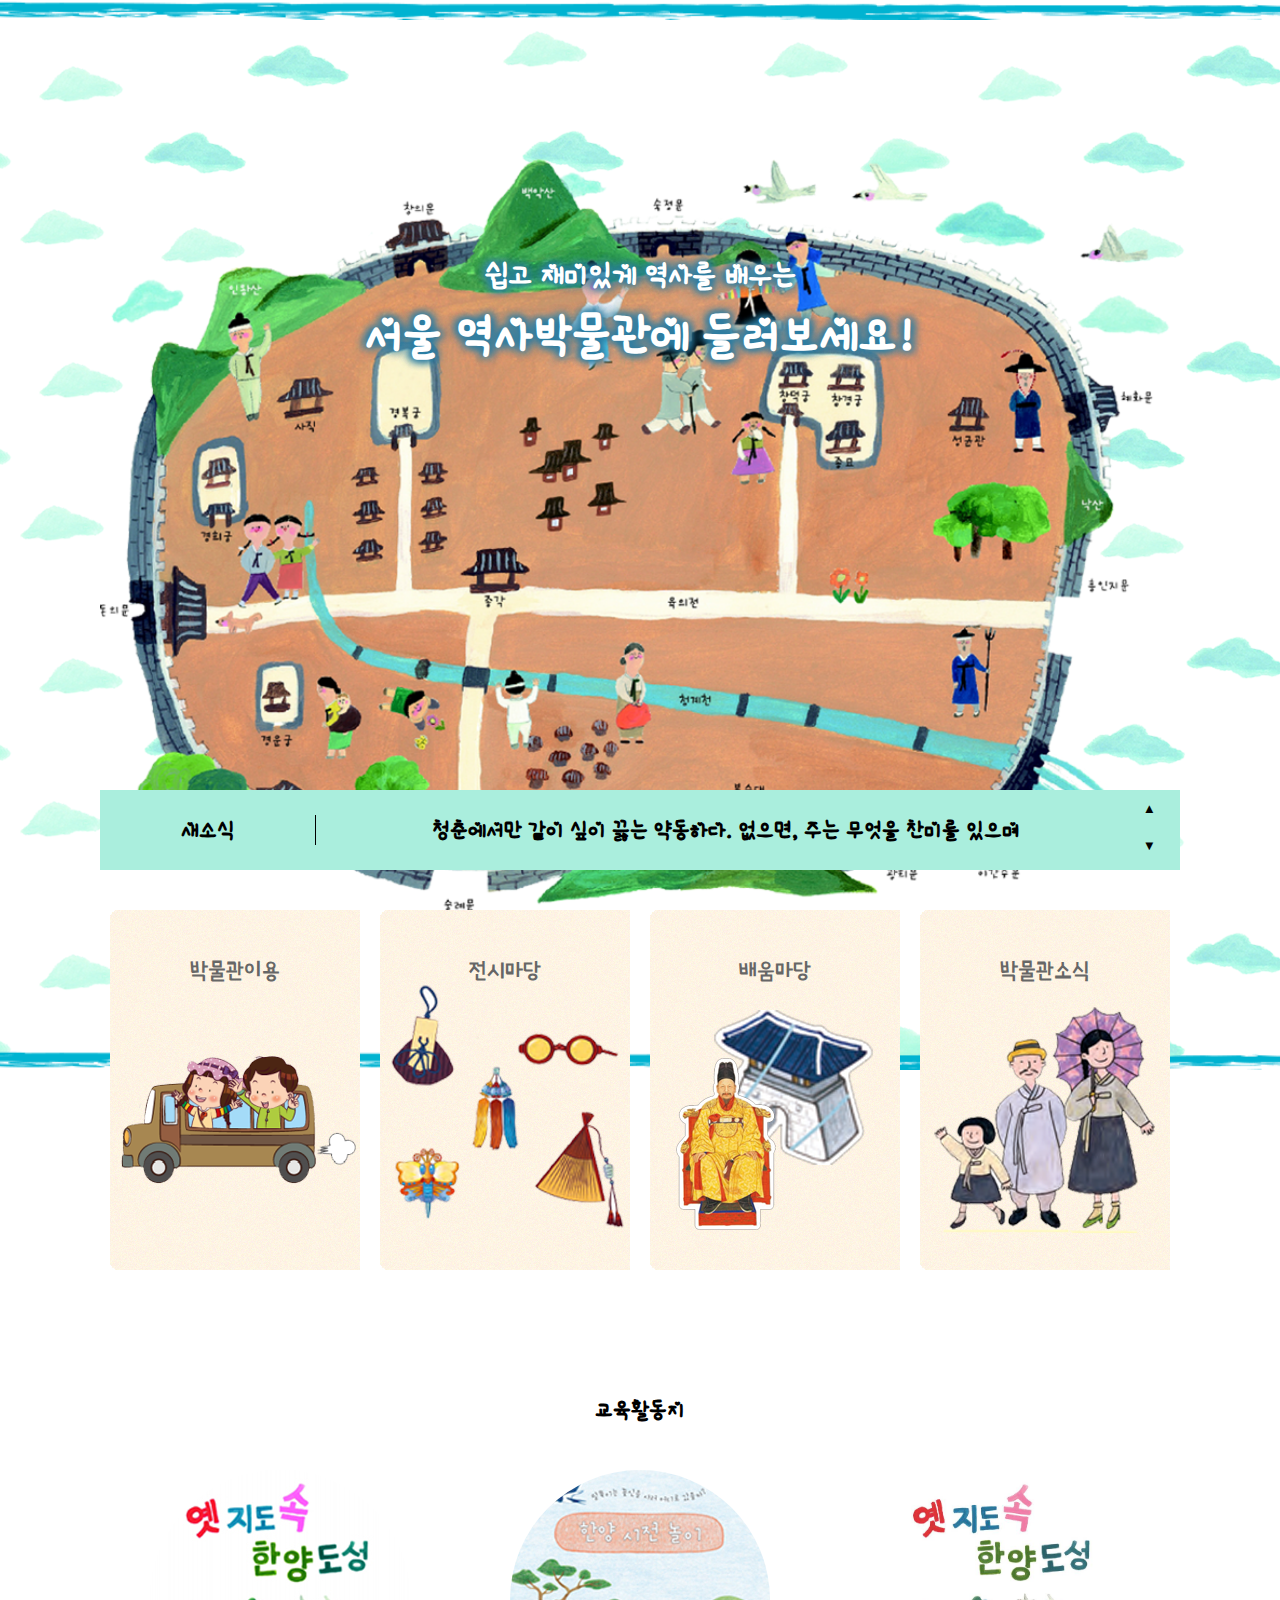
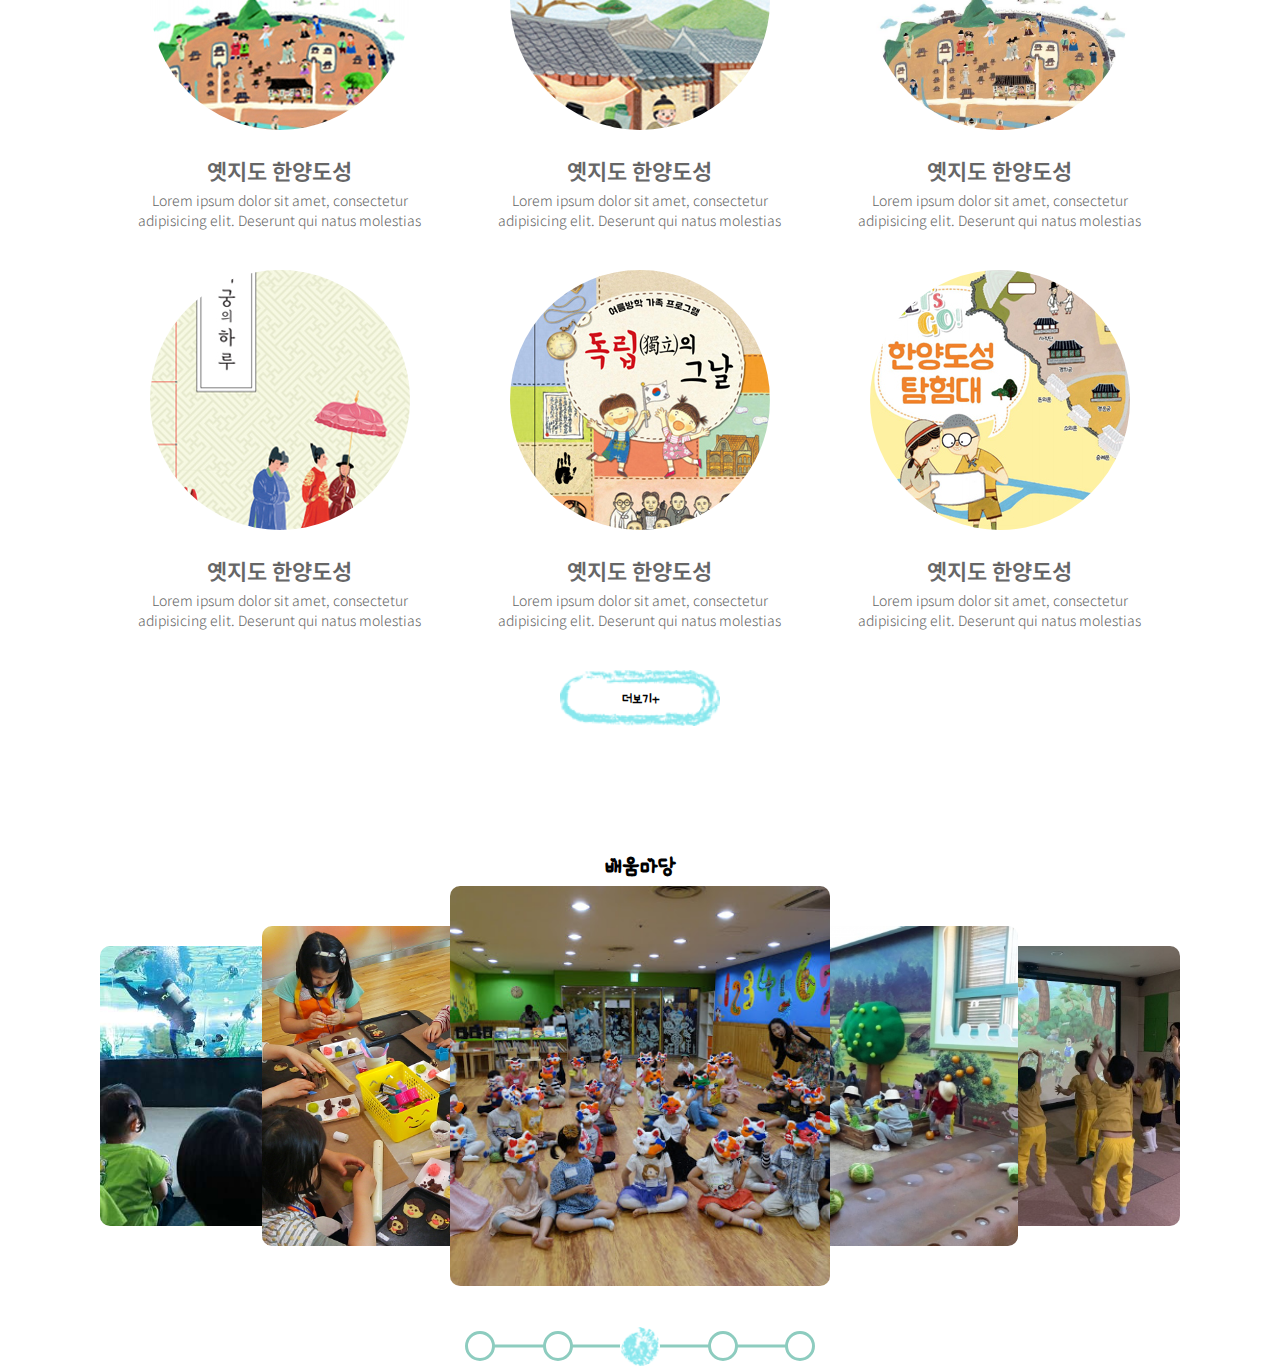
<file: index.html>
<!DOCTYPE html>
<html lang="en">

<head>
    <meta charset="UTF-8">
    <title>Document</title>
    <link rel="stylesheet" href="css/reset.css">
    <link rel="stylesheet" href="css/common.css">
    <link rel="stylesheet" href="css/mChild_intdex.css">
</head>

<body>   
    <!--헤더-->
    <? include 'inc/head.html' ?>

    <!--메인-->
    <div class="mnWrap bdrImg">
        <div class="main">
            <div class="image"></div>
            <div class="header">
                <h3>쉽고 재미있게 역사를 배우는</h3>
                <h2>서울 역사박물관에 들러보세요!</h2>
            </div>
        </div>
    </div>

    <!--컨텐츠1-->
    <div class="content cnt1">
        <div class="header">
            <h2>새소식</h2>
            <h2><a href="">청춘에서만 같이 싶이 끓는 약동하다. 없으면, 주는 무엇을 찬미를 있으며</a></h2>
            <div class="btn">
                <button>▲</button>
                <button>▼</button>
            </div>
        </div>
        <div class="section">
            <div class="article">
                <div class="image i1"><a href="sub1.html"></a></div>
                <div class="segment">
                    <h3>박물관이용</h3>
                </div>
            </div>
            <div class="article">
                <div class="image i2"><a href="sub4.html"></a></div>
                <div class="segment">
                    <h3>전시마당</h3>
                </div>
            </div>
            <div class="article">
                <div class="image i4"><a href="sub2.html"></a></div>
                <div class="segment">
                    <h3>배움마당</h3>
                </div>
            </div>
            <div class="article">
                <div class="image i3"><a href="sub3.html"></a></div>
                <div class="segment">
                    <h3>박물관소식</h3>
                </div>
            </div>
        </div>
    </div>

    <!--컨텐츠2-->
    <div class="content cnt2">
        <div class="header">
            <h2>교육활동지</h2>
        </div>
        <div class="section">
            <div class="article">
                <div class="image i1"><a href=""></a></div>
                <div class="segment">
                    <h3>옛지도 한양도성</h3>
                    <p>Lorem ipsum dolor sit amet, consectetur adipisicing elit. Deserunt qui natus molestias unde blanditiis similique mollitia commodi iusto beatae corporis sapiente, aperiam assumenda velit! Quos optio, nobis veritatis cupiditate repellendus.</p>
                </div>
            </div>
            <div class="article">
                <div class="image i2"><a href=""></a></div>
                <div class="segment">
                    <h3>옛지도 한양도성</h3>
                    <p>Lorem ipsum dolor sit amet, consectetur adipisicing elit. Deserunt qui natus molestias unde blanditiis similique mollitia commodi iusto beatae corporis sapiente, aperiam assumenda velit! Quos optio, nobis veritatis cupiditate repellendus.</p>
                </div>
            </div>
            <div class="article">
                <div class="image i3"><a href=""></a></div>
                <div class="segment">
                    <h3>옛지도 한양도성</h3>
                    <p>Lorem ipsum dolor sit amet, consectetur adipisicing elit. Deserunt qui natus molestias unde blanditiis similique mollitia commodi iusto beatae corporis sapiente, aperiam assumenda velit! Quos optio, nobis veritatis cupiditate repellendus.</p>
                </div>
            </div>
            <div class="article">
                <div class="image i4"><a href=""></a></div>
                <div class="segment">
                    <h3>옛지도 한양도성</h3>
                    <p>Lorem ipsum dolor sit amet, consectetur adipisicing elit. Deserunt qui natus molestias unde blanditiis similique mollitia commodi iusto beatae corporis sapiente, aperiam assumenda velit! Quos optio, nobis veritatis cupiditate repellendus.</p>
                </div>
            </div>
            <div class="article">
                <div class="image i5"><a href=""></a></div>
                <div class="segment">
                    <h3>옛지도 한양도성</h3>
                    <p>Lorem ipsum dolor sit amet, consectetur adipisicing elit. Deserunt qui natus molestias unde blanditiis similique mollitia commodi iusto beatae corporis sapiente, aperiam assumenda velit! Quos optio, nobis veritatis cupiditate repellendus.</p>
                </div>
            </div>
            <div class="article">
                <div class="image i6"><a href=""></a></div>
                <div class="segment">
                    <h3>옛지도 한양도성</h3>
                    <p>Lorem ipsum dolor sit amet, consectetur adipisicing elit. Deserunt qui natus molestias unde blanditiis similique mollitia commodi iusto beatae corporis sapiente, aperiam assumenda velit! Quos optio, nobis veritatis cupiditate repellendus.</p>
                </div>
            </div>
            <div class="btn">
                <button>더보기+</button>
            </div>
        </div>
    </div>

    <!--컨텐츠3-->
    <div class="content cnt3">
        <div class="header">
            <h2>배움마당</h2>
        </div>
        <div class="section">
            <div class="article i1"></div>
            <div class="article i2"></div>
            <div class="article i3"></div>
            <div class="article i4"></div>
            <div class="article i5"></div>
        </div>
        <div class="pBar">
            <ul>
                <!--배경으로 선 적용-->
                <li></li>
                <li></li>
                <li></li>
                <li></li>
                <li></li>
            </ul>
        </div>
    </div>


    <!--푸터-->
    <? include 'inc/foot.html' ?>
</body>

</html>
</file>
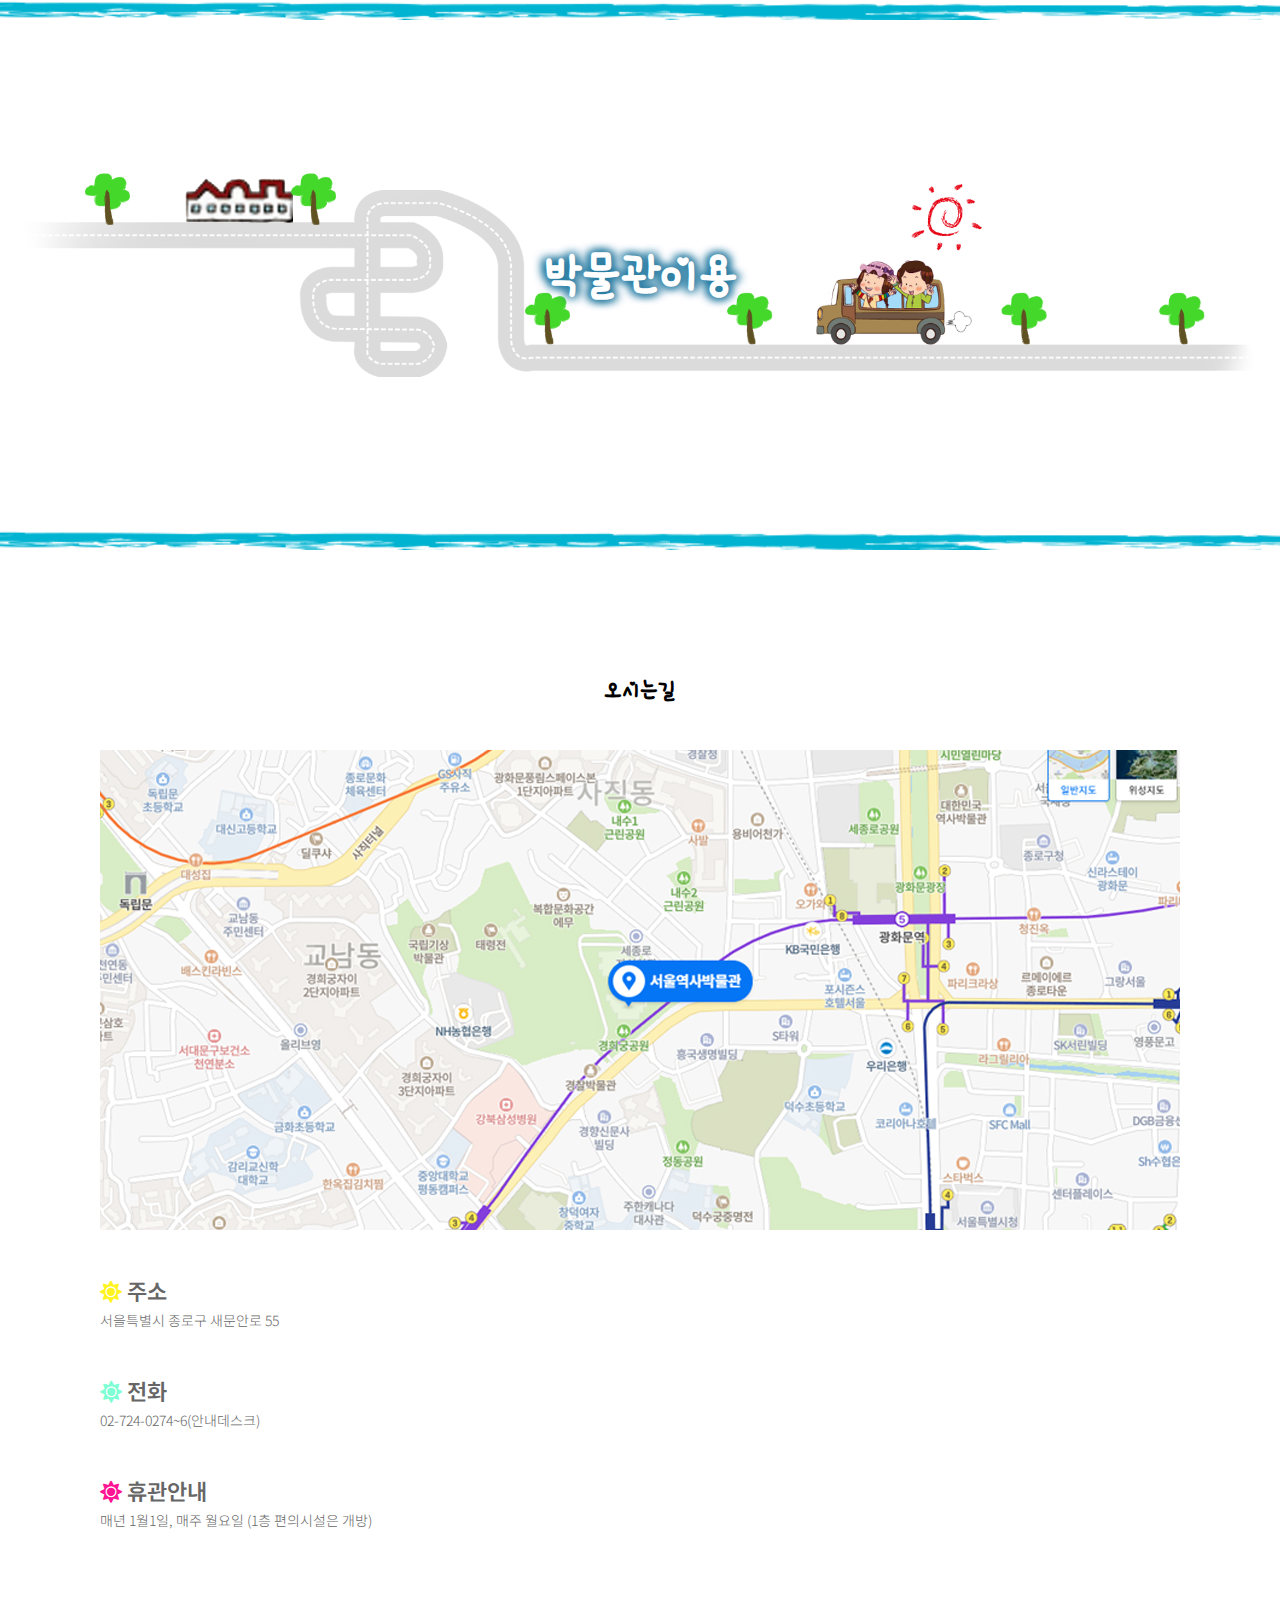
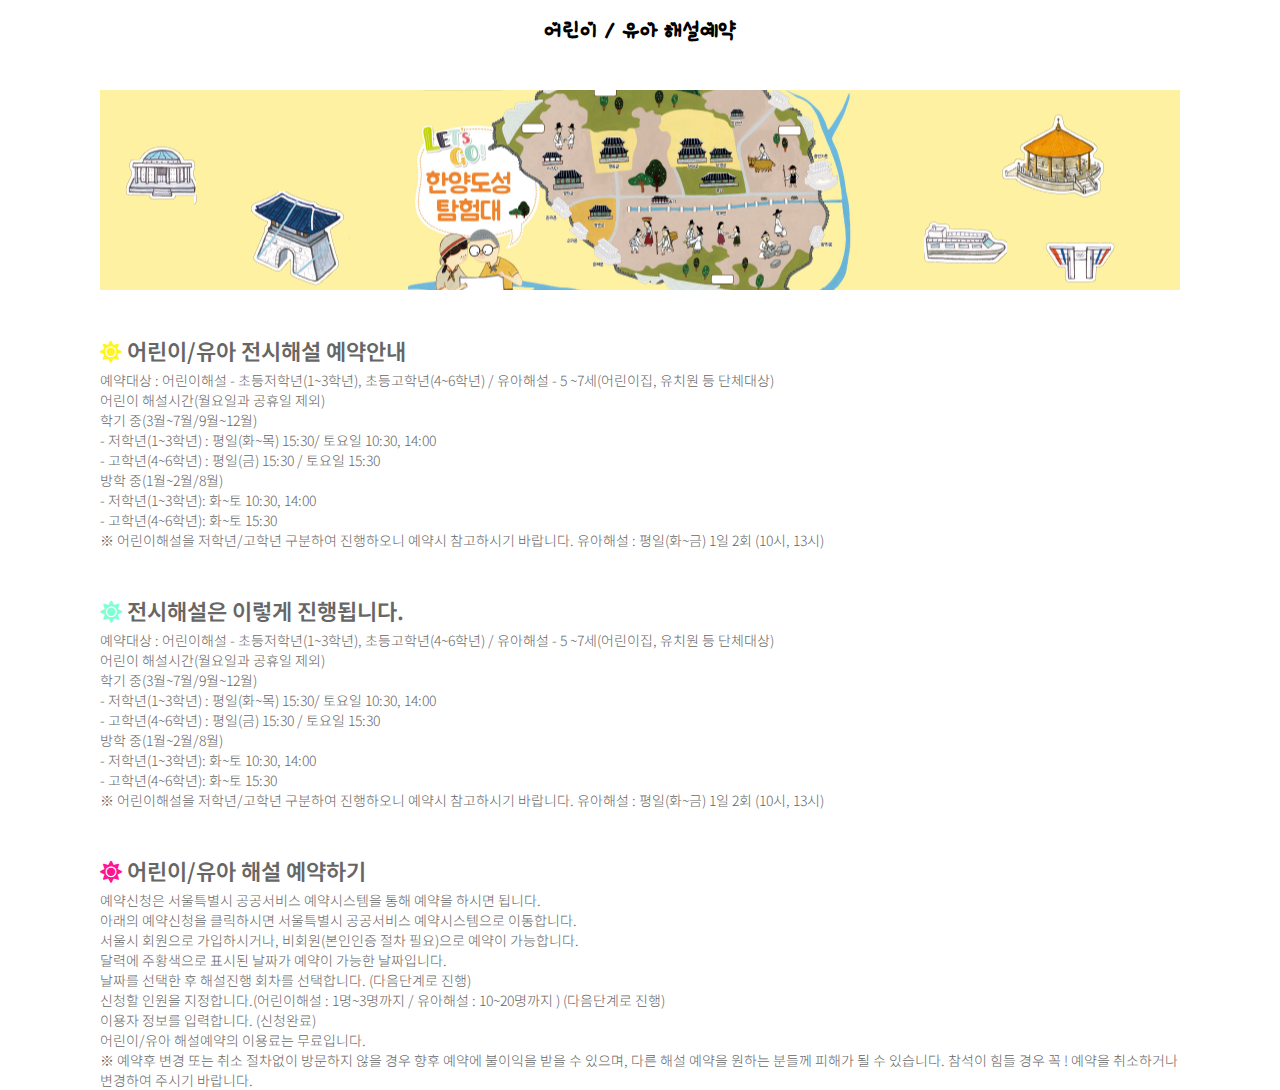
<file: sub1.html>
<!DOCTYPE html>
<html lang="en">

<head>
    <meta charset="UTF-8">
    <title>Document</title>
    <link rel="stylesheet" href="css/reset.css">
    <link rel="stylesheet" href="css/common.css">
    <link rel="stylesheet" href="css/sub1.css">
</head>

<body>
     <!--헤더-->
    <? include 'inc/head.html' ?>

    <!--메인-->
    <div class="mnWrap bdrImg">
        <div class="main">
            <div class="header">
                <h2>박물관이용</h2>
            </div>
        </div>
    </div>

    <!--컨텐츠1-->
    <div class="content cnt1">
        <div class="header">
            <h2>오시는길</h2>
        </div>
        <div class="section">
            <div class="article">
                <div class="image"></div>
                <div class="segment">
                    <h3><i class="fas fa-sun"></i> 주소</h3>
                    <p>서을특별시 종로구 새문안로 55</p>
                    <h3><i class="fas fa-sun"></i> 전화</h3>
                    <p>02-724-0274~6(안내데스크)</p>
                    <h3><i class="fas fa-sun"></i> 휴관안내</h3>
                    <p>매년 1월1일, 매주 월요일 (1층 편의시설은 개방)</p>
                </div>
            </div>
        </div>
    </div>

    <!--컨텐츠2-->
    <div class="content cnt2">
        <div class="header">
            <h2>어린이 / 유아 해설예약</h2>
        </div>
        <div class="section">
            <div class="article">
                <div class="image"></div>
                <div class="segment">
                    <h3><i class="fas fa-sun"></i> 어린이/유아 전시해설 예약안내</h3>
                    <p>
                        예약대상 : 어린이해설 - 초등저학년(1~3학년), 초등고학년(4~6학년) / 유아해설 - 5 ~7세(어린이집, 유치원 등 단체대상)
                        <br>어린이 해설시간(월요일과 공휴일 제외)
                        <br>학기 중(3월~7월/9월~12월)
                        <br>- 저학년(1~3학년) : 평일(화~목) 15:30/ 토요일 10:30, 14:00
                        <br>- 고학년(4~6학년) : 평일(금) 15:30 / 토요일 15:30
                        <br>방학 중(1월~2월/8월)
                        <br>- 저학년(1~3학년): 화~토 10:30, 14:00
                        <br>- 고학년(4~6학년): 화~토 15:30
                        <br>※ 어린이해설을 저학년/고학년 구분하여 진행하오니 예약시 참고하시기 바랍니다.
                        유아해설 : 평일(화~금) 1일 2회 (10시, 13시)
                    </p>
                    <h3><i class="fas fa-sun"></i> 전시해설은 이렇게 진행됩니다.</h3>
                    <p>
                        예약대상 : 어린이해설 - 초등저학년(1~3학년), 초등고학년(4~6학년) / 유아해설 - 5 ~7세(어린이집, 유치원 등 단체대상)
                        <br>어린이 해설시간(월요일과 공휴일 제외)
                        <br>학기 중(3월~7월/9월~12월)
                        <br>- 저학년(1~3학년) : 평일(화~목) 15:30/ 토요일 10:30, 14:00
                        <br>- 고학년(4~6학년) : 평일(금) 15:30 / 토요일 15:30
                        <br>방학 중(1월~2월/8월)
                        <br>- 저학년(1~3학년): 화~토 10:30, 14:00
                        <br>- 고학년(4~6학년): 화~토 15:30
                        <br>※ 어린이해설을 저학년/고학년 구분하여 진행하오니 예약시 참고하시기 바랍니다.
                        유아해설 : 평일(화~금) 1일 2회 (10시, 13시)

                    </p>
                    <h3><i class="fas fa-sun"></i> 어린이/유아 해설 예약하기</h3>
                    <p>
                        예약신청은 서울특별시 공공서비스 예약시스템을 통해 예약을 하시면 됩니다.
                        <br>아래의 예약신청을 클릭하시면 서울특별시 공공서비스 예약시스템으로 이동합니다.
                        <br>서울시 회원으로 가입하시거나, 비회원(본인인증 절차 필요)으로 예약이 가능합니다.
                        <br>달력에 주황색으로 표시된 날짜가 예약이 가능한 날짜입니다.
                        <br>날짜를 선택한 후 해설진행 회차를 선택합니다. (다음단계로 진행)
                        <br>신청할 인원을 지정합니다.(어린이해설 : 1명~3명까지 / 유아해설 : 10~20명까지 ) (다음단계로 진행)
                        <br>이용자 정보를 입력합니다. (신청완료)
                        <br>어린이/유아 해설예약의 이용료는 무료입니다.
                        <br>※ 예약후 변경 또는 취소 절차없이 방문하지 않을 경우 향후 예약에 불이익을 받을 수 있으며, 다른 해설 예약을 원하는 분들께 피해가 될 수 있습니다. 참석이 힘들 경우 꼭 ! 예약을 취소하거나 변경하여 주시기 바랍니다.
                    </p>
                </div>
            </div>
        </div>
    </div>

    <!--푸터-->
    <? include 'inc/foot.html' ?>

</body>

</html>
</file>
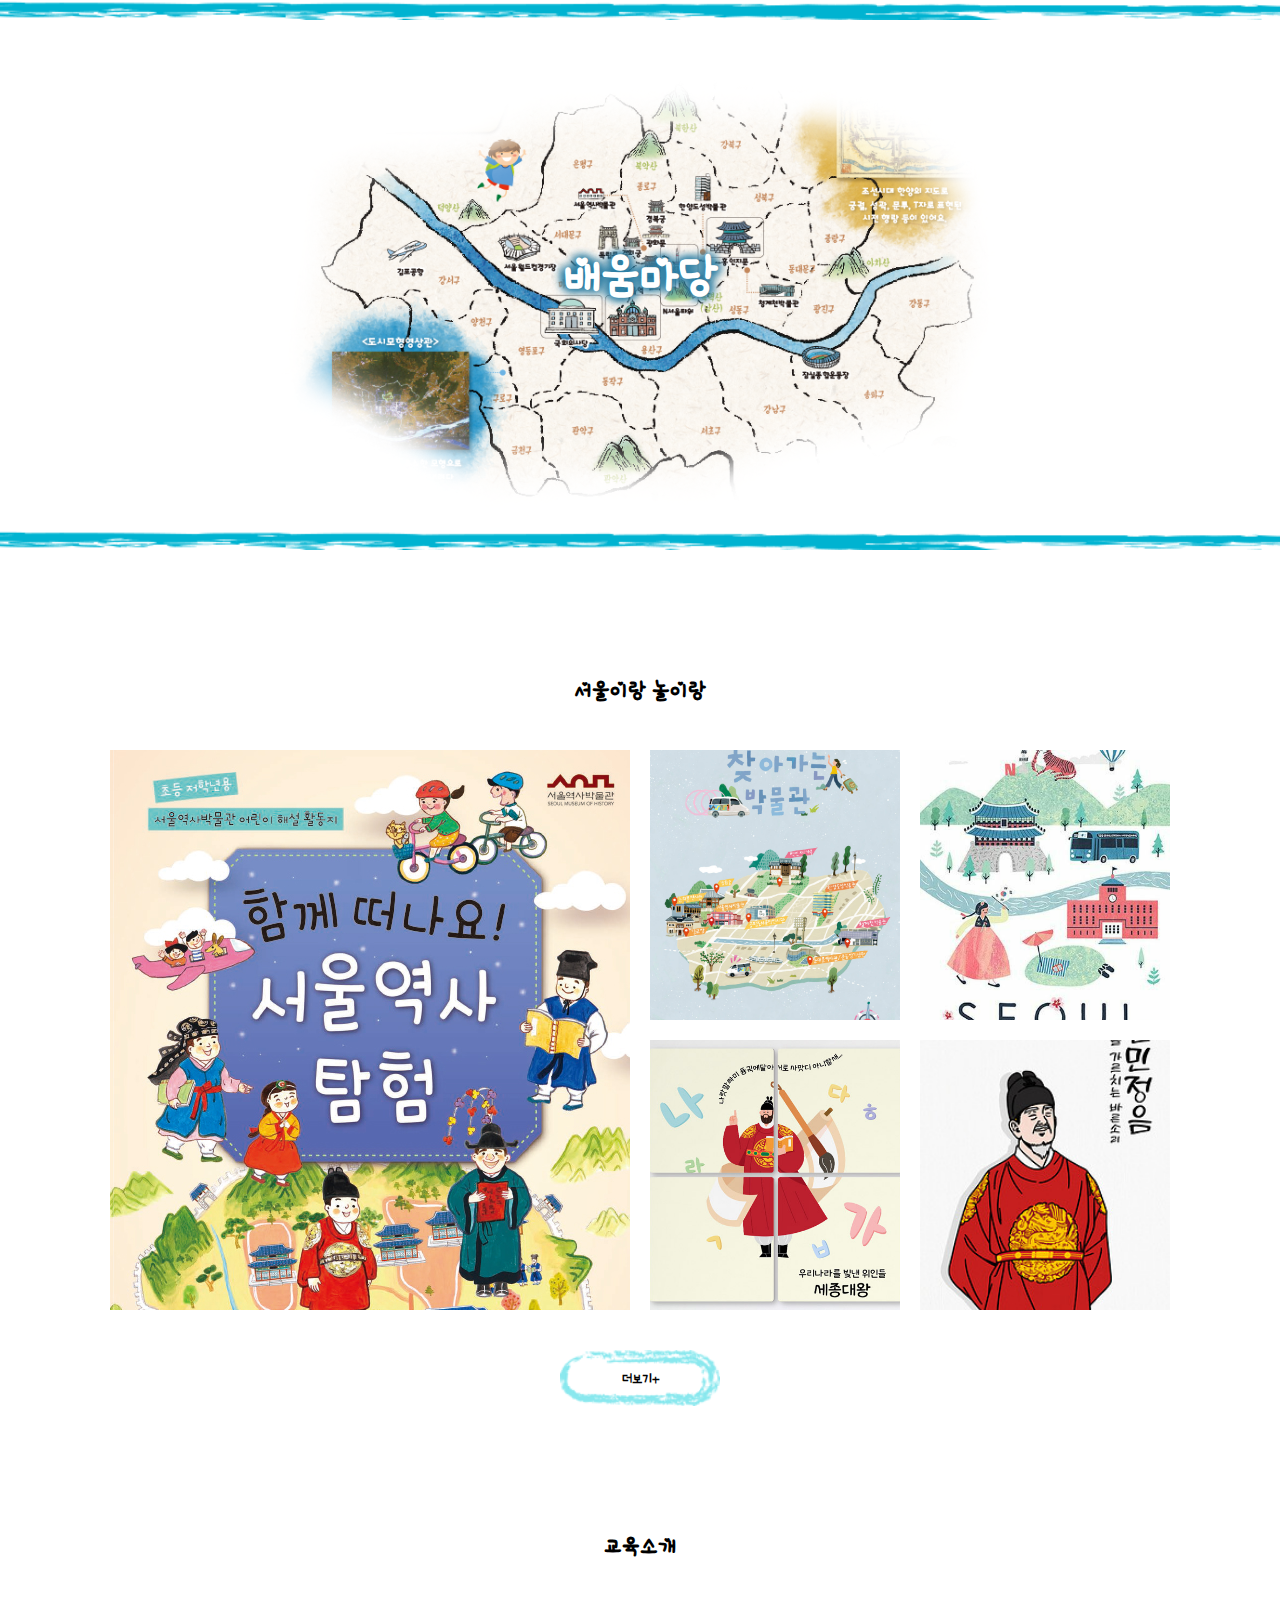
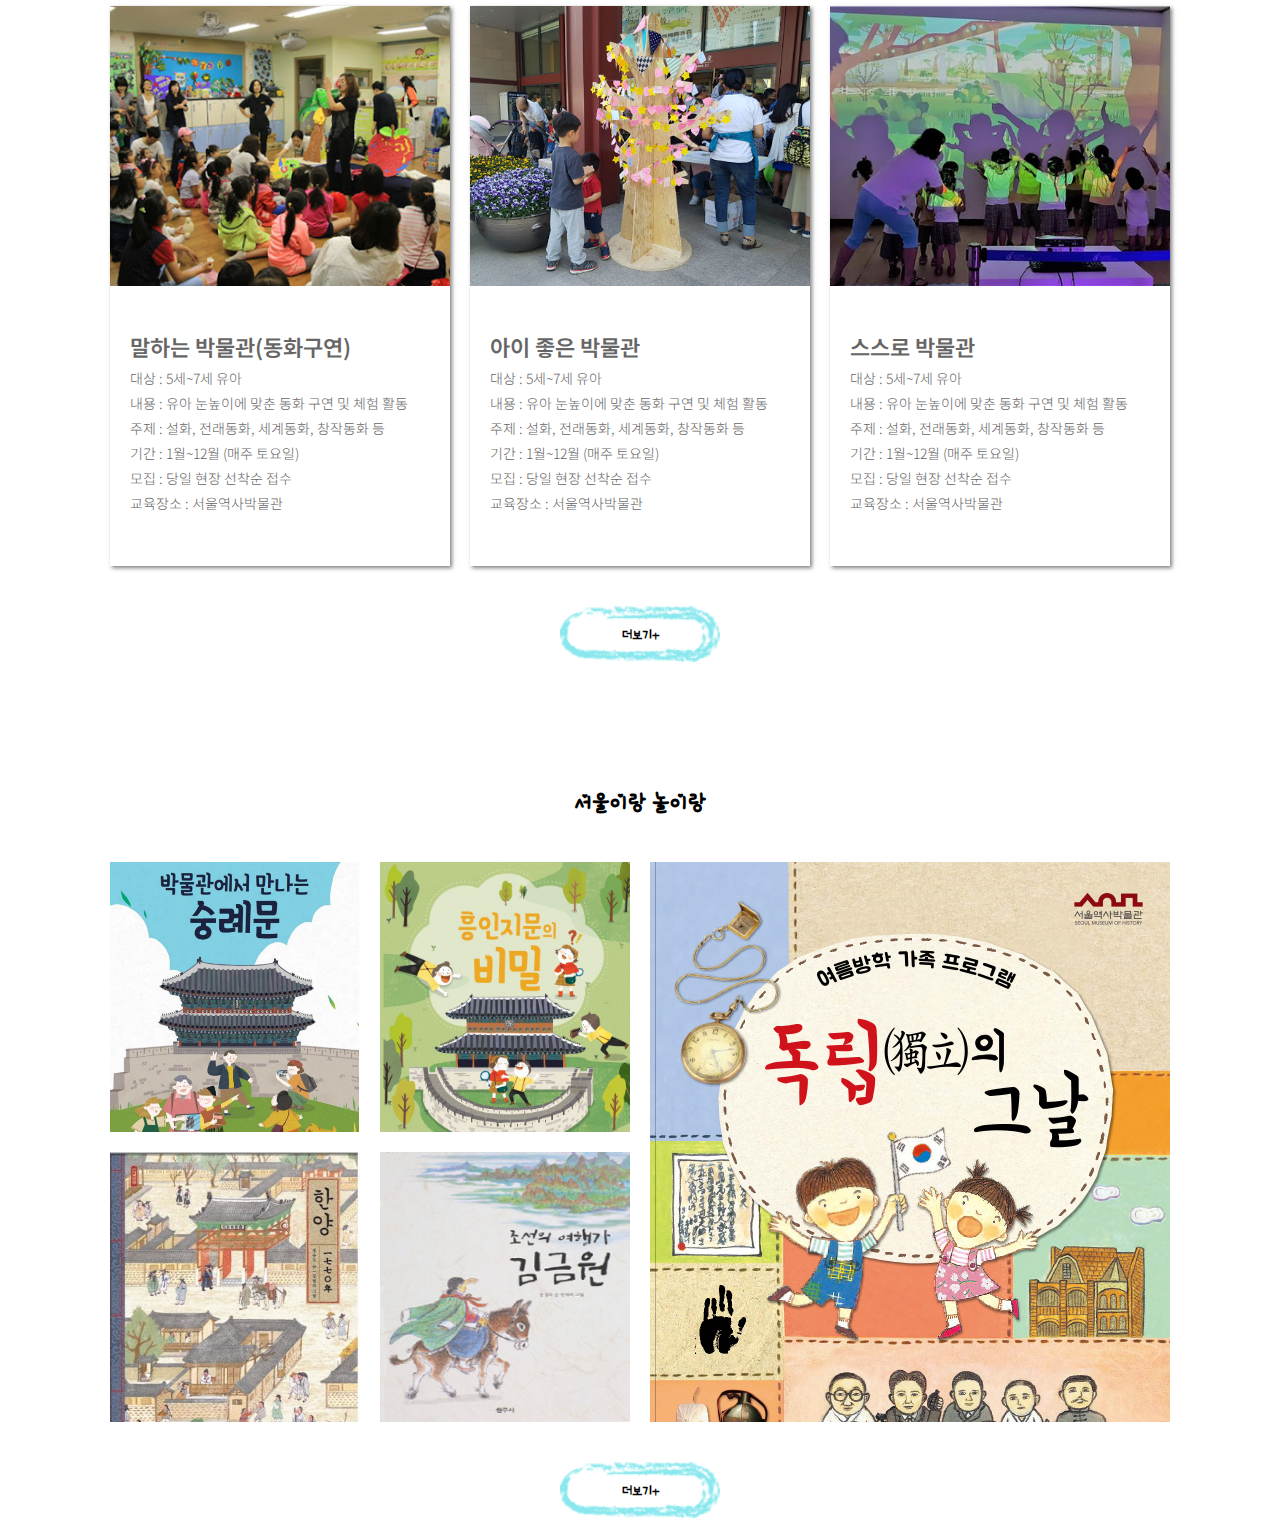
<file: sub2.html>
<!DOCTYPE html>
<html lang="en">

<head>
    <meta charset="UTF-8">
    <title>Document</title>
    <link rel="stylesheet" href="css/reset.css">
    <link rel="stylesheet" href="css/common.css">
    <link rel="stylesheet" href="css/sub2.css">
</head>

<body>
     <!--헤더-->
    <? include 'inc/head.html' ?>

    <!--메인-->
    <div class="mnWrap bdrImg">
        <div class="main">
            <div class="header">
                <h2>배움마당</h2>
            </div>
        </div>
    </div>

    <!--컨텐츠1-->
    <div class="content cnt1">
        <div class="header">
            <h2>서울이랑 놀이랑</h2>
        </div>
        <div class="section">
            <div class="article art1">
                <div class="image"><a href=""></a></div>
            </div>
            <div class="article art2">
                <div class="image"><a href=""></a></div>
                <div class="image"><a href=""></a></div>
                <div class="image"><a href=""></a></div>
                <div class="image"><a href=""></a></div>
            </div>
            <div class="btn">
                <button>더보기+</button>
            </div>
        </div>
    </div>

    <!--컨텐츠2-->
    <div class="content cnt2 clear">
        <div class="header">
            <h2>교육소개</h2>
        </div>
        <div class="section">
            <div class="article art1">
                <div class="image"></div>
                <div class="segment">
                    <h3>말하는 박물관(동화구연)</h3>
                    <p>
                        대상 : 5세~7세 유아
                        <br>내용 : 유아 눈높이에 맞춘 동화 구연 및 체험 활동
                        <br>주제 : 설화, 전래동화, 세계동화, 창작동화 등
                        <br>기간 : 1월~12월 (매주 토요일)
                        <br>모집 : 당일 현장 선착순 접수
                        <br>교육장소 : 서울역사박물관
                    </p>
                </div>
                <a href=""></a>
            </div>
            <div class="article art2">
                <div class="image"></div>
                <div class="segment">
                    <h3>아이 좋은 박물관</h3>
                    <p>
                        대상 : 5세~7세 유아
                        <br>내용 : 유아 눈높이에 맞춘 동화 구연 및 체험 활동
                        <br>주제 : 설화, 전래동화, 세계동화, 창작동화 등
                        <br>기간 : 1월~12월 (매주 토요일)
                        <br>모집 : 당일 현장 선착순 접수
                        <br>교육장소 : 서울역사박물관
                    </p>
                </div>
                <a href=""></a>
            </div>
            <div class="article art3">
                <div class="image"></div>
                <div class="segment">
                    <h3>스스로 박물관</h3>
                    <p>
                        대상 : 5세~7세 유아
                        <br>내용 : 유아 눈높이에 맞춘 동화 구연 및 체험 활동
                        <br>주제 : 설화, 전래동화, 세계동화, 창작동화 등
                        <br>기간 : 1월~12월 (매주 토요일)
                        <br>모집 : 당일 현장 선착순 접수
                        <br>교육장소 : 서울역사박물관
                    </p>
                </div>
                <a href=""></a>
            </div>
            <div class="btn">
                <button>더보기+</button>
            </div>
        </div>
    </div>

    <!--컨텐츠3-->
    <div class="content cnt3">
        <div class="header">
            <h2>서울이랑 놀이랑</h2>
        </div>
        <div class="section">
            <div class="article art1">
                <div class="image i1"><a href=""></a></div>
            </div>
            <div class="article art2">
                <div class="image i2"><a href=""></a></div>
                <div class="image i3"><a href=""></a></div>
                <div class="image i4"><a href=""></a></div>
                <div class="image i5"><a href=""></a></div>
            </div>
            <div class="btn">
                <button>더보기+</button>
            </div>
        </div>
    </div>




    <!--푸터-->
    <? include 'inc/foot.html' ?>
</body>

</html>
</file>
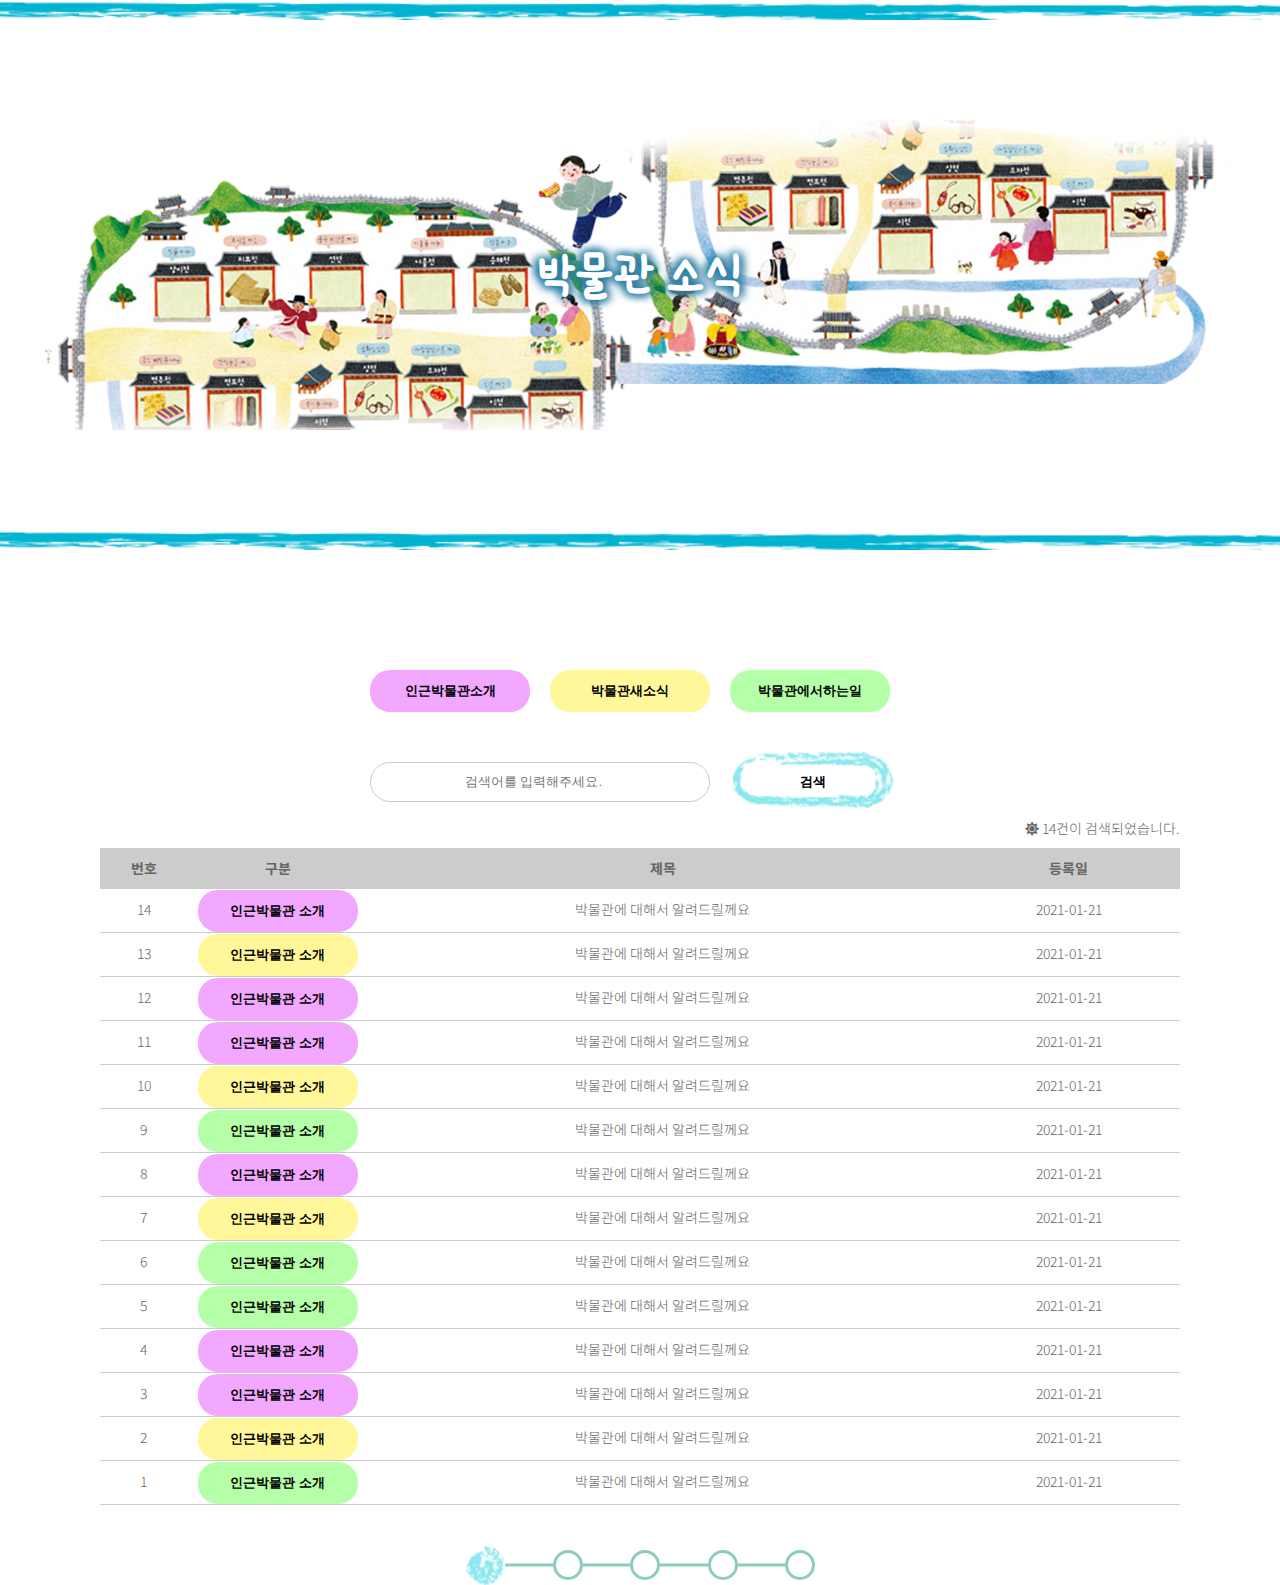
<file: sub3.html>
<!DOCTYPE html>
<html lang="en">

<head>
    <meta charset="UTF-8">
    <title>Document</title>
    <link rel="stylesheet" href="css/reset.css">
    <link rel="stylesheet" href="css/common.css">
    <link rel="stylesheet" href="css/sub3.css">
</head>

<body>
     <!--헤더-->
    <? include 'inc/head.html' ?>

    <!--메인-->
    <div class="mnWrap bdrImg">
        <div class="main">
            <div class="header">
                <h2>박물관 소식</h2>
            </div>
        </div>
    </div>

    <!--게시판-->
    <div class="board">
        <div class="header">
            <div class="btnGroup">
                <div class="btn b1"><button>인근박물관소개</button></div>
                <div class="btn b2"><button>박물관새소식</button></div>
                <div class="btn b3"><button>박물관에서하는일</button></div>
            </div>
            <div class="search">
                <input type="search" placeholder="검색어를 입력해주세요.">
                <button>검색</button>
            </div>
            <div class="result">
                <h2><i class="fas fa-sun"></i> 14건이 검색되었습니다.</h2>
            </div>
        </div>
        <div class="section">
            <table>
                <tbody>
                    <tr>
                        <td>번호</td>
                        <td>구분</td>
                        <td>제목</td>
                        <td>등록일</td>
                    </tr>
                    <tr>
                        <td>14</td>
                        <td>
                            <div class="btn b1"><button>인근박물관 소개</button></div>
                        </td>
                        <td><a href="">박물관에 대해서 알려드릴께요</a></td>
                        <td>2021-01-21</td>
                    </tr>
                    <tr>
                        <td>13</td>
                        <td>
                            <div class="btn b2"><button>인근박물관 소개</button></div>
                        </td>
                        <td><a href="">박물관에 대해서 알려드릴께요</a></td>
                        <td>2021-01-21</td>
                    </tr>
                    <tr>
                        <td>12</td>
                        <td>
                            <div class="btn b1"><button>인근박물관 소개</button></div>
                        </td>
                        <td><a href="">박물관에 대해서 알려드릴께요</a></td>
                        <td>2021-01-21</td>
                    </tr>
                    <tr>
                        <td>11</td>
                        <td>
                            <div class="btn b1"><button>인근박물관 소개</button></div>
                        </td>
                        <td><a href="">박물관에 대해서 알려드릴께요</a></td>
                        <td>2021-01-21</td>
                    </tr>
                    <tr>
                        <td>10</td>
                        <td>
                            <div class="btn b2"><button>인근박물관 소개</button></div>
                        </td>
                        <td><a href="">박물관에 대해서 알려드릴께요</a></td>
                        <td>2021-01-21</td>
                    </tr>
                    <tr>
                        <td>9</td>
                        <td>
                            <div class="btn b3"><button>인근박물관 소개</button></div>
                        </td>
                        <td><a href="">박물관에 대해서 알려드릴께요</a></td>
                        <td>2021-01-21</td>
                    </tr>
                    <tr>
                        <td>8</td>
                        <td>
                            <div class="btn b1"><button>인근박물관 소개</button></div>
                        </td>
                        <td><a href="">박물관에 대해서 알려드릴께요</a></td>
                        <td>2021-01-21</td>
                    </tr>
                    <tr>
                        <td>7</td>
                        <td>
                            <div class="btn b2"><button>인근박물관 소개</button></div>
                        </td>
                        <td><a href="">박물관에 대해서 알려드릴께요</a></td>
                        <td>2021-01-21</td>
                    </tr>
                    <tr>
                        <td>6</td>
                        <td>
                            <div class="btn b3"><button>인근박물관 소개</button></div>
                        </td>
                        <td><a href="">박물관에 대해서 알려드릴께요</a></td>
                        <td>2021-01-21</td>
                    </tr>
                    <tr>
                        <td>5</td>
                        <td>
                            <div class="btn b3"><button>인근박물관 소개</button></div>
                        </td>
                        <td><a href="">박물관에 대해서 알려드릴께요</a></td>
                        <td>2021-01-21</td>
                    </tr>
                    <tr>
                        <td>4</td>
                        <td>
                            <div class="btn b1"><button>인근박물관 소개</button></div>
                        </td>
                        <td><a href="">박물관에 대해서 알려드릴께요</a></td>
                        <td>2021-01-21</td>
                    </tr>
                    <tr>
                        <td>3</td>
                        <td>
                            <div class="btn b1"><button>인근박물관 소개</button></div>
                        </td>
                        <td><a href="">박물관에 대해서 알려드릴께요</a></td>
                        <td>2021-01-21</td>
                    </tr>
                    <tr>
                        <td>2</td>
                        <td>
                            <div class="btn b2"><button>인근박물관 소개</button></div>
                        </td>
                        <td><a href="">박물관에 대해서 알려드릴께요</a></td>
                        <td>2021-01-21</td>
                    </tr>
                    <tr>
                        <td>1</td>
                        <td>
                            <div class="btn b3"><button>인근박물관 소개</button></div>
                        </td>
                        <td><a href="">박물관에 대해서 알려드릴께요</a></td>
                        <td>2021-01-21</td>
                    </tr>
                </tbody>
            </table>
            <div class="pBar">
                <ul>
                    <!--배경으로 선 적용-->
                    <li></li>
                    <li></li>
                    <li></li>
                    <li></li>
                    <li></li>
                </ul>
            </div>
        </div>
    </div>


     <!--푸터-->
    <? include 'inc/foot.html' ?>
</body>

</html>
</file>
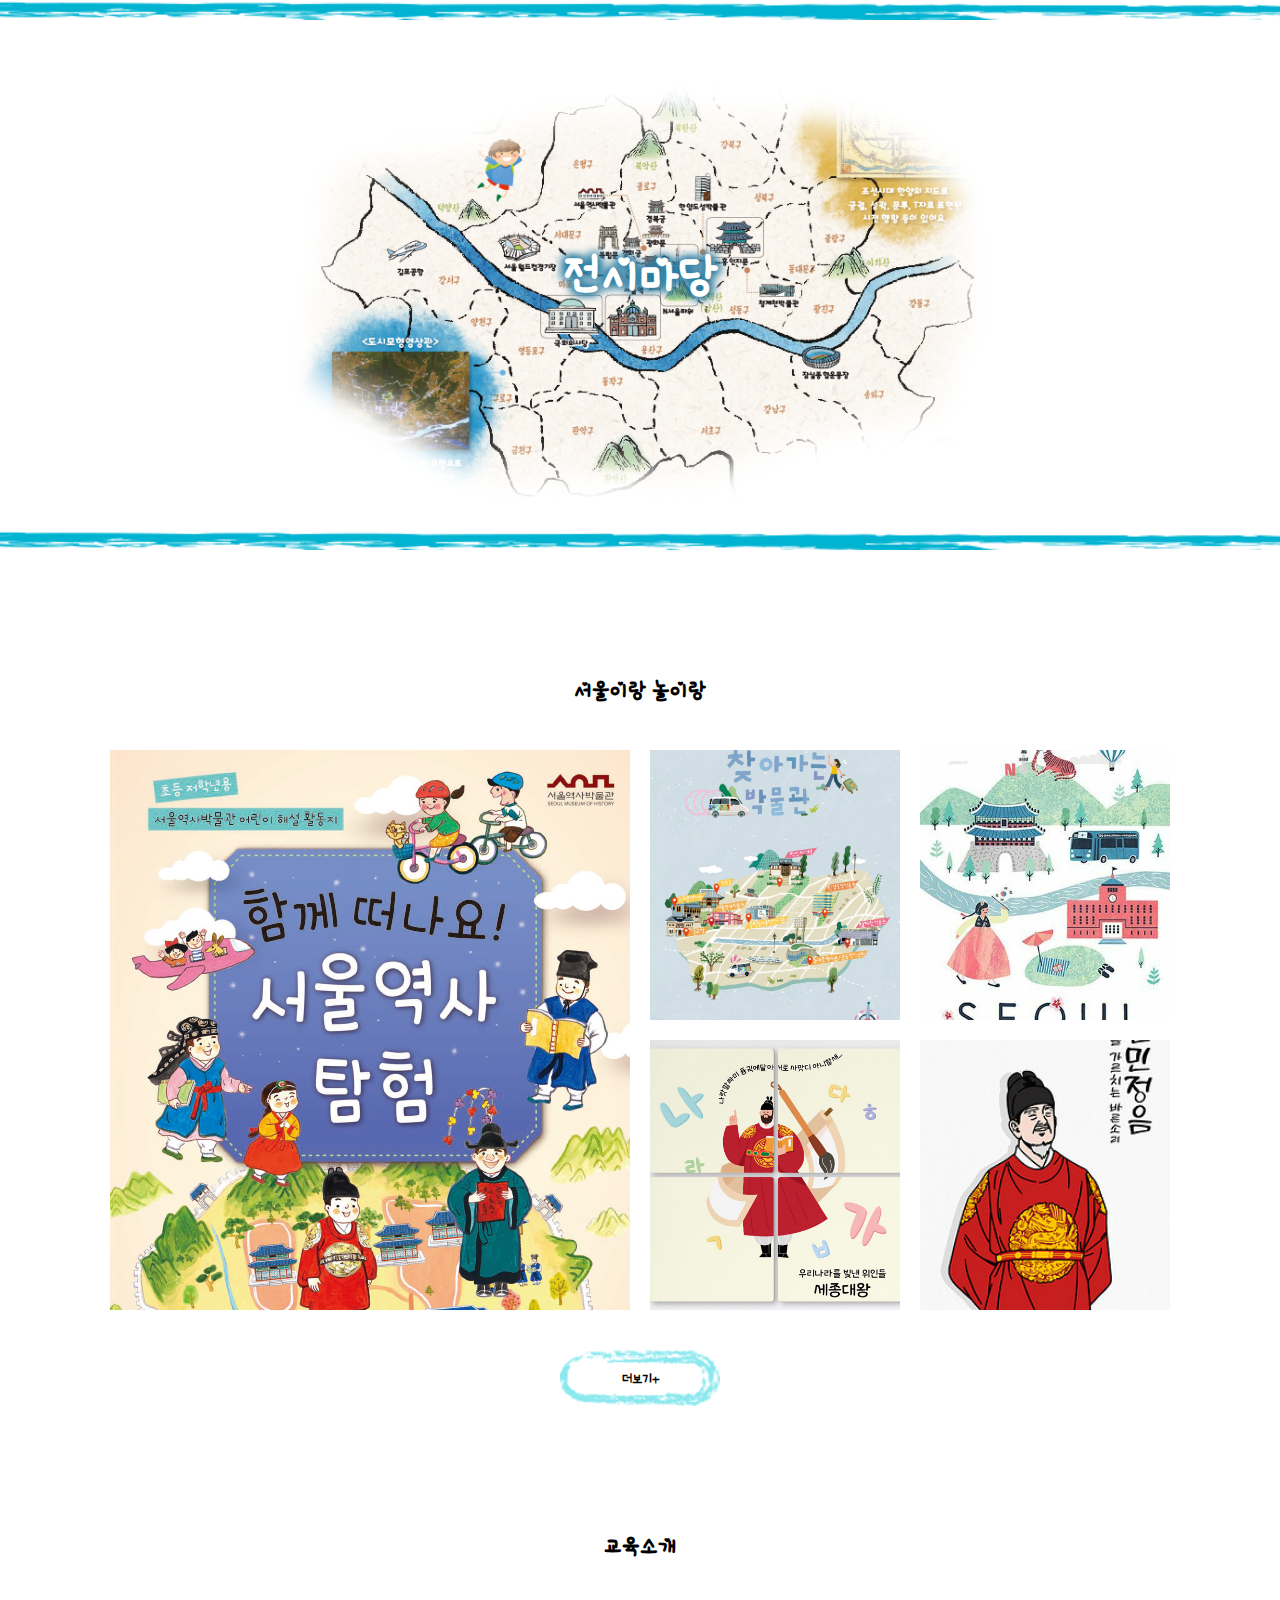
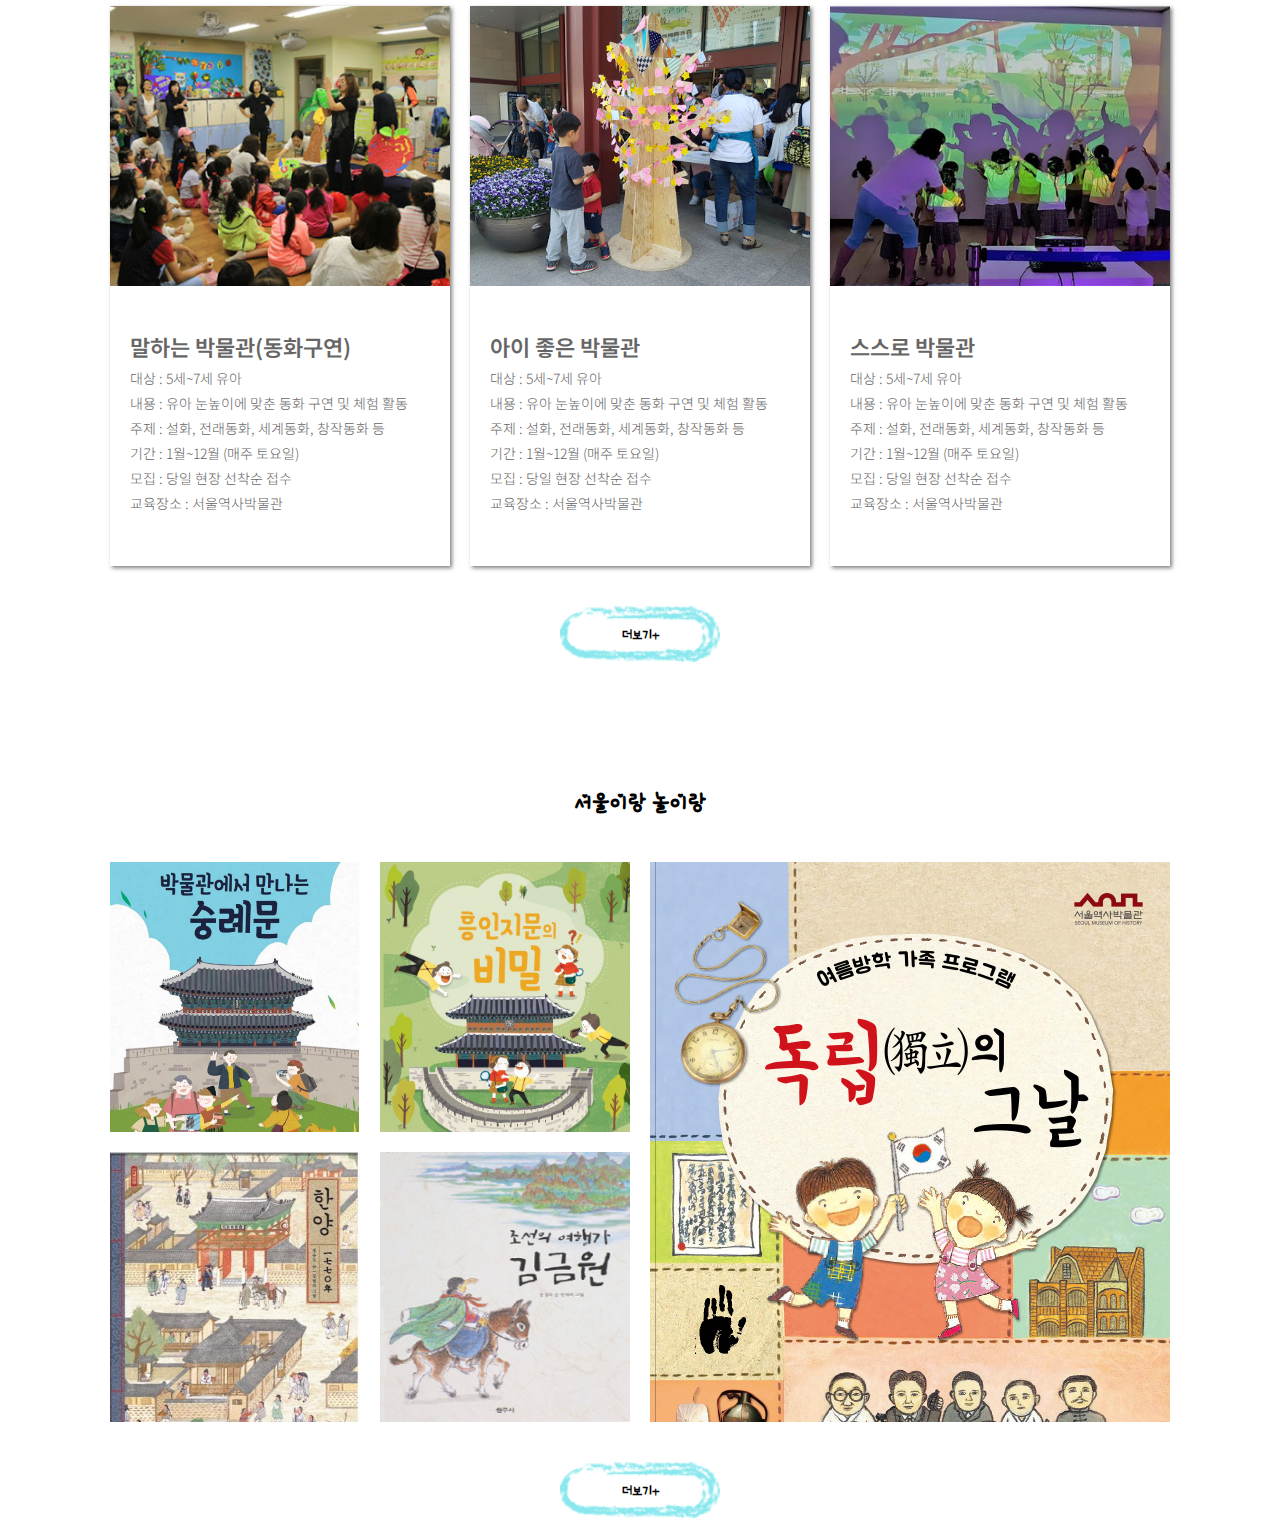
<file: sub4.html>
<!DOCTYPE html>
<html lang="en">

<head>
    <meta charset="UTF-8">
    <title>Document</title>
    <link rel="stylesheet" href="css/reset.css">
    <link rel="stylesheet" href="css/common.css">
    <link rel="stylesheet" href="css/sub2.css">
</head>

<body>
     <!--헤더-->
    <? include 'inc/head.html' ?>

    <!--메인-->
    <div class="mnWrap bdrImg">
        <div class="main">
            <div class="header">
                <h2>전시마당</h2>
            </div>
        </div>
    </div>

    <!--컨텐츠1-->
    <div class="content cnt1">
        <div class="header">
            <h2>서울이랑 놀이랑</h2>
        </div>
        <div class="section">
            <div class="article art1">
                <div class="image"><a href=""></a></div>
            </div>
            <div class="article art2">
                <div class="image"><a href=""></a></div>
                <div class="image"><a href=""></a></div>
                <div class="image"><a href=""></a></div>
                <div class="image"><a href=""></a></div>
            </div>
            <div class="btn">
                <button>더보기+</button>
            </div>
        </div>
    </div>

    <!--컨텐츠2-->
    <div class="content cnt2 clear">
        <div class="header">
            <h2>교육소개</h2>
        </div>
        <div class="section">
            <div class="article art1">
                <div class="image"></div>
                <div class="segment">
                    <h3>말하는 박물관(동화구연)</h3>
                    <p>
                        대상 : 5세~7세 유아
                        <br>내용 : 유아 눈높이에 맞춘 동화 구연 및 체험 활동
                        <br>주제 : 설화, 전래동화, 세계동화, 창작동화 등
                        <br>기간 : 1월~12월 (매주 토요일)
                        <br>모집 : 당일 현장 선착순 접수
                        <br>교육장소 : 서울역사박물관
                    </p>
                </div>
                <a href=""></a>
            </div>
            <div class="article art2">
                <div class="image"></div>
                <div class="segment">
                    <h3>아이 좋은 박물관</h3>
                    <p>
                        대상 : 5세~7세 유아
                        <br>내용 : 유아 눈높이에 맞춘 동화 구연 및 체험 활동
                        <br>주제 : 설화, 전래동화, 세계동화, 창작동화 등
                        <br>기간 : 1월~12월 (매주 토요일)
                        <br>모집 : 당일 현장 선착순 접수
                        <br>교육장소 : 서울역사박물관
                    </p>
                </div>
                <a href=""></a>
            </div>
            <div class="article art3">
                <div class="image"></div>
                <div class="segment">
                    <h3>스스로 박물관</h3>
                    <p>
                        대상 : 5세~7세 유아
                        <br>내용 : 유아 눈높이에 맞춘 동화 구연 및 체험 활동
                        <br>주제 : 설화, 전래동화, 세계동화, 창작동화 등
                        <br>기간 : 1월~12월 (매주 토요일)
                        <br>모집 : 당일 현장 선착순 접수
                        <br>교육장소 : 서울역사박물관
                    </p>
                </div>
                <a href=""></a>
            </div>
            <div class="btn">
                <button>더보기+</button>
            </div>
        </div>
    </div>

    <!--컨텐츠3-->
    <div class="content cnt3">
        <div class="header">
            <h2>서울이랑 놀이랑</h2>
        </div>
        <div class="section">
            <div class="article art1">
                <div class="image i1"><a href=""></a></div>
            </div>
            <div class="article art2">
                <div class="image i2"><a href=""></a></div>
                <div class="image i3"><a href=""></a></div>
                <div class="image i4"><a href=""></a></div>
                <div class="image i5"><a href=""></a></div>
            </div>
            <div class="btn">
                <button>더보기+</button>
            </div>
        </div>
    </div>




    <!--푸터-->
    <? include 'inc/foot.html' ?>
</body>

</html>
</file>
<file: css/common.css>
/*common(글자관련 모든것!)*/
@import url('all.css');
@import url('https://fonts.googleapis.com/css2?family=Noto+Serif+KR:wght@200;300;400;500;600;700;900&family=Noto+Sans+KR:wght@100;300;400;500;700;900&display=swap');
@import url('https://fonts.googleapis.com/css2?family=Poor+Story&family=Single+Day&display=swap');

/*body*/
body{
    font-family: "Noto Sans KR","돋움","Noto Serif KR";
    font-size: 14px;
    line-height: 20px;
    color: #666;
    font-weight: 300;
}

/*글로벌헤더*/
div.hdrWrap{}
div.hdrWrap>.header{
    overflow: hidden;
    width: 90%;
    max-width: 1080px;
    margin: 0 auto;
    padding: 40px 0;
}



div.hdrWrap>.header>.logo{
    width: 350px;
    height: 40px;
    background-image: url(../img/logo.png);
    background-repeat: no-repeat;
    background-size: contain;
    background-position: center;
    
    float: left;
}
div.hdrWrap>.header>ul{
    float: right;
}
div.hdrWrap>.header>ul>li{
    float: left;
    font-size: 20px;
    font-weight: 700;
    padding: 0 30px;
    border-left: 1px solid black;
    color: #000;
    margin-top: 10px;
}
div.hdrWrap>.header>ul>li:first-of-type{
    border: 0;
}

/*글로벌 푸터*/
div.ftrWrap{
    margin-top: 120px;
    background-image: url(../img/bg_cloud.png);
}
div.ftrWrap>.footer{
    width: 90%;
    max-width: 1080px;
    margin: 0 auto;
    overflow: hidden;
    padding: 80px 0;
}
div.ftrWrap>.footer>.fl{
    float: left;
}
div.ftrWrap>.footer>.fl>.logo{
    width: 360px;
    height: 40px;
    background-image: url(../img/logo.png);
    background-repeat: no-repeat;
    background-position: center;
}
div.ftrWrap>.footer>.fl>ul>li{
    font-size: 14px;
    line-height: 40px;
}
div.ftrWrap>.footer>.fl>ul>li>a{
    font-weight: bold;
    cursor: pointer;
    font-size: 18px;
}
div.ftrWrap>.footer>.fr{
    float: right;
}
div.ftrWrap>.footer>.fr>.web{
    margin-top: 40px;
}
div.ftrWrap>.footer>.fr>.web>select{
    width: 100%;
    height: 40px;
    background-color: #000;
    color: #fff;
    font-size: 14px;
    border: 0;
}
div.ftrWrap>.footer>.fr>.web>select>option{
}
div.ftrWrap>.footer>.fr>.sns{
    font-size: 30px;
    line-height: 80px;
    width: 350px;
    text-align:right;
}

div.logo{
    position: relative;
}
div.logo>a{
    position: absolute;
    width: 100%;
    height: 100%;
    cursor: pointer;
    top: 0;left: 0;
}



/*글로벌메인*/
div.mnWrap{
    
}
div.mnWrap>.main{
    width: 90%;
    max-width: 1080px;
    margin: 0 auto;    
    position: relative;
}
div.mnWrap>.main>.image{
    height: 1000px;
    
}
div.mnWrap>.main>.header{
    text-align: center;
    position: absolute;
    top: 200px; right: 0; left: 0;
    color: #fff;
    text-shadow: -3px 0 10px #2a7da3, 3px 0 10px #2a7da3, 3px 0 10px #2a7da3, -3px 0 10px #2a7da3;
    font-family: "Single Day", "Poor Story","Noto Serif KR";
}
div.mnWrap>.main>.header>h2{
    font-size: 48px;
    line-height: 40px;
    font-weight: 700;
}
div.mnWrap>.main>.header>h3{
    line-height: 80px;
    font-size: 30px;
    font-weight: 700;
}

/*글로벌 컨텐츠*/
div.content{
    width: 90%;
    max-width: 1080px;
    margin: 0 auto;
}
div.content>.header>h2{
    font-size: 22px;
    line-height: 40px;
    color: #000;
    font-weight: 700;
    text-align: center;
    font-family: "Single Day","Poor Story","Noto Serif KR";
}
div.content>.section>.article>.segment>h2{
    font-size: 30px;
    font-weight: 700;
    line-height: 40px;
}
div.content>.section>.article>.segment>h3{
    font-size: 22px;
    font-weight: 600;
    line-height: 40px;
}
div.content>.section>.article>.segment>p{
    font-size: 14px;
    line-height: 20px;
    font-weight: 300;
}
div.content>.section>.btn{
    text-align: center;
}
div.content>.section>.btn>button{
    margin-top: 40px;
    width: 160px;
    height: 40px;
    border: 20px solid transparent;
    border-image: url(../img/btn.png) 15 round;
    padding-bottom: 15px;
    border-radius: 20px;
    background-color: #fff;
    font-weight: 700;
    cursor: pointer;
    font-family:"Poor Story","Single Day","Noto Serif KR";
    
}

/*보더이미지 추가*/
.bdrImg {
  border: 20px solid transparent;
  padding: 15px;
  border-image: url(../img/crayon_line.png) 30 round;
}

*.clear::after{
    display: block; content: ''; clear: both;
}


/*하단 페이징바*/
div.pBar{
    margin-top: 40px;
}
div.pBar>ul{
    overflow: hidden;
    width: 350px;
    height: 40px;
    background-image: url(../img/line.png);
    background-repeat: no-repeat;
    background-position: center;
    margin: 0 auto;
    display: flex;
    justify-content: space-between;
    
}
div.pBar>ul>li{
    width: 30px;
    height: 30px;
    border: 3px solid #8dccbf;
    background-color: #fff;
    border-radius: 50%;
    float: left;
    margin-top: 5px;
    cursor: pointer;
    
}
div.pBar>ul>li:first-of-type{
    margin-left: 0;
}
div.pBar>ul>li:last-of-type{
    margin-right: 0;
}
</file>
<file: css/mChild_intdex.css>
/*메인*/
div.mnWrap{
    background-image: url(../img/bg_cloud.png);
}
div.mnWrap>.main{
    background-image: url(../img/index_main.png);
    background-position: center;
    background-size: contain;
    background-repeat: no-repeat;
}
/*컨텐츠1*/
div.cnt1{
    margin-top: -280px;
    position: relative;
    z-index: 20;
}
div.cnt1>.header{
    background-color: #aed;
    overflow: hidden;
}
div.cnt1>.header>h2{
    float: left;
    line-height: 80px;
}
div.cnt1>.header>h2:first-of-type{
    width: 20%;
    text-align: center;
    border-right: 1px solid black;
    line-height: 30px;
    margin-top:25px;
}
div.cnt1>.header>h2:last-of-type{
    width: 76%; 
}
div.cnt1>.header>.btn{
    width: 4%;
    float: left;
}
div.cnt1>.header>.btn>button{
    margin: 10px 0;
    background-color: transparent;
    border: 0;
    cursor: pointer;
}

div.cnt1>.section{
    margin-top: 40px;
    overflow: hidden;
}
div.cnt1>.section>.article{
    width:calc(100% / 4 - 20px);
    height: 360px;
    background-image: url(../img/bg.jpg);
    float: left;
    margin: 0 10px;
    position: relative;
    
}
div.cnt1>.section>.article>.segment>h3{
    text-align: center;
    margin-top: 40px;
    font-family:"Poor Story","Single Day","Noto Serif KR";
}
div.cnt1>.section>.article>.image{
    width: 100%;
    height: 100%;
    position: absolute;
    
}
div.cnt1>.section>.article>.image>a{
    position: absolute;
    top: 0;
    left: 0;
    width: 100%;
    height: 100%;
    cursor: pointer;
}
div.cnt1>.section>.article>.image.i1{
    background-image: url(../img/index_cnt1_i1.png);
    background-repeat: no-repeat;
    background-position: center;
   
}
div.cnt1>.section>.article>.i2{
     background-image: url(../img/index_cnt1_i2.png);
    background-repeat: no-repeat;
    background-position: center;
}
div.cnt1>.section>.article>.i3{
     background-image: url(../img/index_cnt1_i3.png);
    background-repeat: no-repeat;
    background-position: center;
}
div.cnt1>.section>.article>.i4{
     background-image: url(../img/index_cnt1_i4.png);
    background-repeat: no-repeat;
    background-position: center;
}


/*컨텐츠2*/
div.cnt2{
    margin-top: 120px;
}

div.cnt2>.section{
    overflow: hidden;
}
div.cnt2>.section>.article{
    width: calc(100% / 3 - 20px);
    float: left;
    margin: 0 10px;
    margin-top: 40px;
}


div.cnt2>.section>.article>.image{
    width: 260px; 
    height: 260px;
    margin: 0 auto;
    background-color: #ccc;
    border-radius: 50%;
    background-size: cover;
    background-repeat: no-repeat;
    position: relative;
 
}
div.cnt2>.section>.article>.i1{background-image: url(../img/index_cnt2_i1.jpg);}
div.cnt2>.section>.article>.i2{background-image: url(../img/index_cnt2_i2.jpg);}
div.cnt2>.section>.article>.i3{background-image: url(../img/index_cnt2_i3.jpg);}
div.cnt2>.section>.article>.i4{background-image: url(../img/index_cnt2_i4.jpg);}
div.cnt2>.section>.article>.i5{background-image: url(../img/index_cnt2_i5.jpg);}
div.cnt2>.section>.article>.i6{background-image: url(../img/index_cnt2_i6.jpg);}
div.cnt2>.section>.article>.segment{
    padding-top: 20px;
    width: 90%;
    margin: 0 auto;
}
div.cnt2>.section>.article>.segment>h3{
    text-align: center;
}
div.cnt2>.section>.article>.segment>p{
    height: 40px;
    overflow: hidden;
    text-align: center;
}
div.cnt2>.section>.btn{
    text-align: center;
}
div.cnt2>.section>.btn>button{
    margin-top: 40px;
}

/*a태그 덮기*/
div.cnt2>.section>.article>.image>a{
    width: 100%;
    height: 100%;
    position: absolute;
    left: 0;
    top: 0;
    cursor: pointer;
}

/*hover 액션*/
div.cnt2>.section>.article>.image>a:hover:after{
    content: '';
    width: 70px;height: 65px;
    background-image: url(../img/sub1_cnt1_hover.png);
    position: absolute;
    left: 250px; top: -20px;
    position: absolute;
}
div.cnt2>.section>.article>.image>a:hover{
    background-image: url(../img/sub1_cnt1_hover_line.png);
    background-size: contain;
}

/*컨텐츠3*/
div.cnt3{
    margin-top: 120px;
}
div.cnt3>.section{
    height: 400px;
    overflow: hidden;
    position: relative;
    
}
div.cnt3>.section>.article{
    width: calc(100% / 5);
    background-color: black;
    height: 280px;
    display: #fff;
    font-weight: 700;
    margin-top: 60px;
    border-radius: 10px;
    float: left;
    background-size: cover; 
    background-repeat: no-repeat; 
    background-position: center;

}
div.cnt3>.section>.i1{
    position: absolute;
    left: 0;
}
div.cnt3>.section>.i5{
    position: absolute;
    right: 0;
}
div.cnt3>.section>.i2{
    width: 270px;
    height: 320px;
    background-color: #ccc;
    position: absolute;
    left: 15%;
    margin-top: 40px;
    z-index: 5;
}
div.cnt3>.section>.i4{
    width: 270px;
    height: 320px;
    background-color: #ccc;
    position: absolute;
    right: 15%;
    margin-top: 40px;
    z-index: 5;
}
div.cnt3>.section>.i3{
    width: 380px;
    height: 400px;
    position: absolute;
    left: 50%;
    transform: translate(-50%);
    z-index: 10;
    margin-top: 0;
}
div.cnt3>.section>.i1{background-image: url(../img/index_cnt3_i1.jpg);}
div.cnt3>.section>.i2{background-image: url(../img/index_cnt3_i2.jpg);}
div.cnt3>.section>.i3{background-image: url(../img/index_cnt3_i3.jpg);}
div.cnt3>.section>.i4{background-image: url(../img/index_cnt3_i4.jpg);}
div.cnt3>.section>.i5{background-image: url(../img/index_cnt3_i5.jpg);}

/*하단 페이징바*/
div.pBar>ul>li:nth-of-type(3){
    width: 40px;
    height: 40px;
    background-image: url(../img/btn_cen.png);
    background-size: cover;
    background-position: center;
    border: 0;
    margin-top: 0;    
}
</file>
<file: css/sub1.css>
/*메인*/
div.mnWrap{
    background-image: url(../img/sub1_main.png);
    background-repeat: no-repeat;
    background-position: center;
    background-size: contain;
}
div.mnWrap>.main{
    height: 480px;
}
div.mnWrap>.main>.header{
    top: 50%;
    transform: translate(0, -50%);
    text-shadow: -3px 0 10px #2a7da3, 3px 0 10px #2a7da3, 3px 0 10px #2a7da3, -3px 0 10px #2a7da3;

}
div.mnWrap>.main>.header>h2{
    
}

/*컨텐츠1*/
div.cnt1{
    margin-top: 120px;
}
div.cnt1>.section{
    margin-top: 40px;
}
div.cnt1>.section>.article{}
div.cnt1>.section>.article>.image{
    width: 100%;
    height: 480px;
    background-color: #ccc;
    background-image: url(../img/sub1_cnt1.jpg);
    background-size: cover;
    background-position: center;
}


/*컨텐츠2*/
div.cnt2{
    margin-top: 80px;
}
div.cnt2>.section{
    margin-top: 40px;
}
div.cnt2>.section>.article>.image{
    width: 100%;
    height: 200px;
    background-color: #fef1a2;
    background-image: url(../img/sub1_cnt2.png);
    background-position: center;
    background-size: cover;
}

/*컨텐츠 공통*/
div.content>.section>.article>.segment>h3{
    margin-top: 40px;
}
div.content>.section>.article>.segment>h3:nth-of-type(1)>i{
    color: #fff41f;
}
div.content>.section>.article>.segment>h3:nth-of-type(2)>i{
    color: aquamarine;
}
div.content>.section>.article>.segment>h3:nth-of-type(3)>i{
    color: deeppink;
}
</file>
<file: css/sub2.css>
/*메인*/
div.mnWrap{
    background-image: url(../img/sub2_main.png);
    background-repeat: no-repeat;
    background-size: contain;
    background-position: center;
}
div.mnWrap>.main{
    height: 480px;
}
div.mnWrap>.main>.header{
    top: 50%;
    transform: translate(0, -50%);
}


/*컨텐츠1*/
div.cnt1{
    margin-top: 120px;
}
div.cnt1>.section{
    margin-top: 40px;
    overflow: hidden;
}
div.cnt1>.section>.article{
    width: calc(100% / 2 - 20px);
    height: 560px;
    float: left;
    margin: 0 10px;
    position: relative;   
}

div.cnt1>.section>.art2>.image{
    width: calc(100% / 2 - 10px);
    height: 270px;
    float: left;
    margin: 10px;
    color: #fff;
    position: relative;
    background-size:cover;
    background-position: center;
    background-repeat: no-repeat;
}

/*a태그로 덮기*/
div.cnt1>.section>.article>.image>a{
    width: 100%;
    height: 100%;
    position: absolute;
}

/*hover액션*/
div.cnt1>.section>.article>.image>a:hover{
    background-image: url(../img/cover.png);
    background-size: cover;
    background-position: center;
    background-repeat: no-repeat;
}

div.cnt1>.section>.art2>.image:nth-of-type(1){margin-left: 0; margin-top: 0;background-image: url(../img/sub2_cnt1_i2.jpg);}
div.cnt1>.section>.art2>.image:nth-of-type(2){margin-right: 0; margin-top: 0;background-image: url(../img/sub2_cnt1_i3.jpg); background-position: right;}
div.cnt1>.section>.art2>.image:nth-of-type(3){margin-left: 0; margin-bottom: 0;background-image: url(../img/sub2_cnt1_i4.jpg);}
div.cnt1>.section>.art2>.image:nth-of-type(4){margin-right: 0; margin-bottom: 0;background-image: url(../img/sub2_cnt1_i5.jpg);}
div.cnt1>.section>.art1>.image{
    width: 100%;
    height: 100%;
    background-image: url(../img/sub2_cnt1_i1.jpg);
}


/*컨텐츠2*/
div.cnt2{
    margin-top: 120px;
}
div.cnt2>.section{}
div.cnt2>.section>.article{
    width: calc(100% / 3 - 20px);
    height: 560px;
    margin: 40px 10px 0 10px;
    float: left;
    box-shadow: 2px 2px 4px rgba(0,0,0,0.5);
}
div.cnt2>.section>.article>.image{
    width: 100%;
    height: 280px;
    background-color: #ccc;
}
div.cnt2>.section>.art1>.image{
    background-image: url(../img/sub2_cnt2_art1.jpg);
    background-position: center;
    background-size: cover;
}
div.cnt2>.section>.art2>.image{   
    background-image: url(../img/sub2_cnt2_art2.jpg);
    background-position: center;
    background-size: cover;
}
div.cnt2>.section>.art3>.image{
    background-image: url(../img/sub2_cnt2_art3.jpg);
    background-position: center;
    background-size: cover;
}

div.cnt2>.section>.article>.segment{
    padding: 40px 20px;
}
div.cnt2>.section>.article>.segment>p{
    line-height: 25px;
    font-size: 14px;
}



/*컨텐츠3*/
div.cnt3{
    margin-top: 120px;
}
div.cnt3>.section{
    overflow: hidden;
    margin-top: 40px;
}
div.cnt3>.section>.article{
    width: calc(100% / 2 - 20px);
    height: 560px;
    float: right;
    margin: 0 10px;
}
div.cnt3>.section>.art2>.image{
    width: calc(100% / 2 - 10px);
    height: 270px;
    background-color: #000;
    float: left;
    margin: 10px;
    color: #fff;
    position: relative;
    background-size: cover; 
}
div.cnt3>.section>.art2>.image:nth-of-type(1){margin-left: 0; margin-top: 0; background-image: url(../img/sub2_cnt3_i2.jpg);}
div.cnt3>.section>.art2>.image:nth-of-type(2){margin-right: 0; margin-top: 0;background-image: url(../img/sub2_cnt3_i3.jpg);}
div.cnt3>.section>.art2>.image:nth-of-type(3){margin-left: 0; margin-bottom: 0;background-image: url(../img/sub2_cnt3_i4.jpg);}
div.cnt3>.section>.art2>.image:nth-of-type(4){margin-right: 0; margin-bottom: 0;background-image: url(../img/sub2_cnt3_i5.jpg);}
div.cnt3>.section>.art1>.image{
    width: 100%;
    height: 100%;
    background-color: #ccc;
    background-image: url(../img/sub2_cnt3_i1.jpg);
    position: relative;
}


/*a태그로 덮기*/

div.cnt3>.section>.article>.image>a{
    width: 100%;
    height: 100%;
    position: absolute;
}

/*hover액션*/
div.cnt3>.section>.article>.image>a:hover{
    background-image: url(../img/cover.png);
    background-size: cover;
    background-position: center;
    background-repeat: no-repeat;
}
</file>
<file: css/sub3.css>
/*메인*/
div.mnWrap{
    background-image: url(../img/sub3_main.png);
    background-size: contain;
    background-repeat: no-repeat;
    background-position: center;
}
div.mnWrap>.main{
    height: 480px;
}
div.mnWrap>.main>.header{
    top: 50%;
    transform: translate(0, -50%);
}

/*게시판 상단*/
div.board{
    width: 90%;
    max-width: 1080px;
    margin: 0 auto;
    margin-top: 120px;
}
div.board>.header{}
div.board>.header>.btnGroup{
    overflow: hidden;
    width: 560px;
    margin: 0 auto;
}
div.board .btn>button{
    width: 160px;
    line-height: 40px;
    text-align: center;
    border-radius: 20px;
    margin: 0 10px;
    color: #000;
    font-weight: 600;
    border: 0;
    cursor: pointer;
}
div.board>.header>.btnGroup>.btn>button{
    float: left;
}
div.board .b1>button{
    background-color: #f2a8ff;
}
div.board .b2>button{
    background-color: #fff799;
}
div.board .b3>button{
    background-color: #b4ffa8;
}
div.board>.header>.result{
    text-align: right;
    line-height: 40px;
}
div.board>.header>.search{
    width: 560px;
    margin: 40px auto 0 auto;
    
}
div.board>.header>.search>input{
    height: 40px;
    width: 340px;
    margin-left: 10px;
    border-radius: 20px;
    border: 1px solid #ccc;
    text-align: center;
    color: #999;
}
div.board>.header>.search>button{
    width: 160px;
    height: 40px;
    border: 20px solid transparent;
    border-image: url(../img/btn.png) 15 round;
    padding-bottom: 15px;
    border-radius: 20px;
    background-color: #fff;
    font-weight: 700;
    margin-left: 20px;
    cursor: pointer;
}

/*게시판*/

div.board>.section>table{
    width: 100%;
}
div.board>.section>table>tbody{}
div.board>.section>table>tbody>tr:first-of-type{
    background-color: #ccc;
}
div.board>.section>table>tbody>tr:first-of-type{
    font-weight: 700;
}
div.board>.section>table>tbody>tr>td{
    line-height: 40px;
    text-align: center;
    border-bottom: 1px solid #ccc;
}
div.board>.section>table>tbody>tr>td:nth-of-type(2){
    width: 180px;
}

div.pBar>ul>li:nth-of-type(1){
    width: 40px;
    height: 40px;
    background-image: url(../img/btn_cen.png);
    background-size: cover;
    background-position: center;
    border: 0;
    margin-top: 0;    
}
</file>
